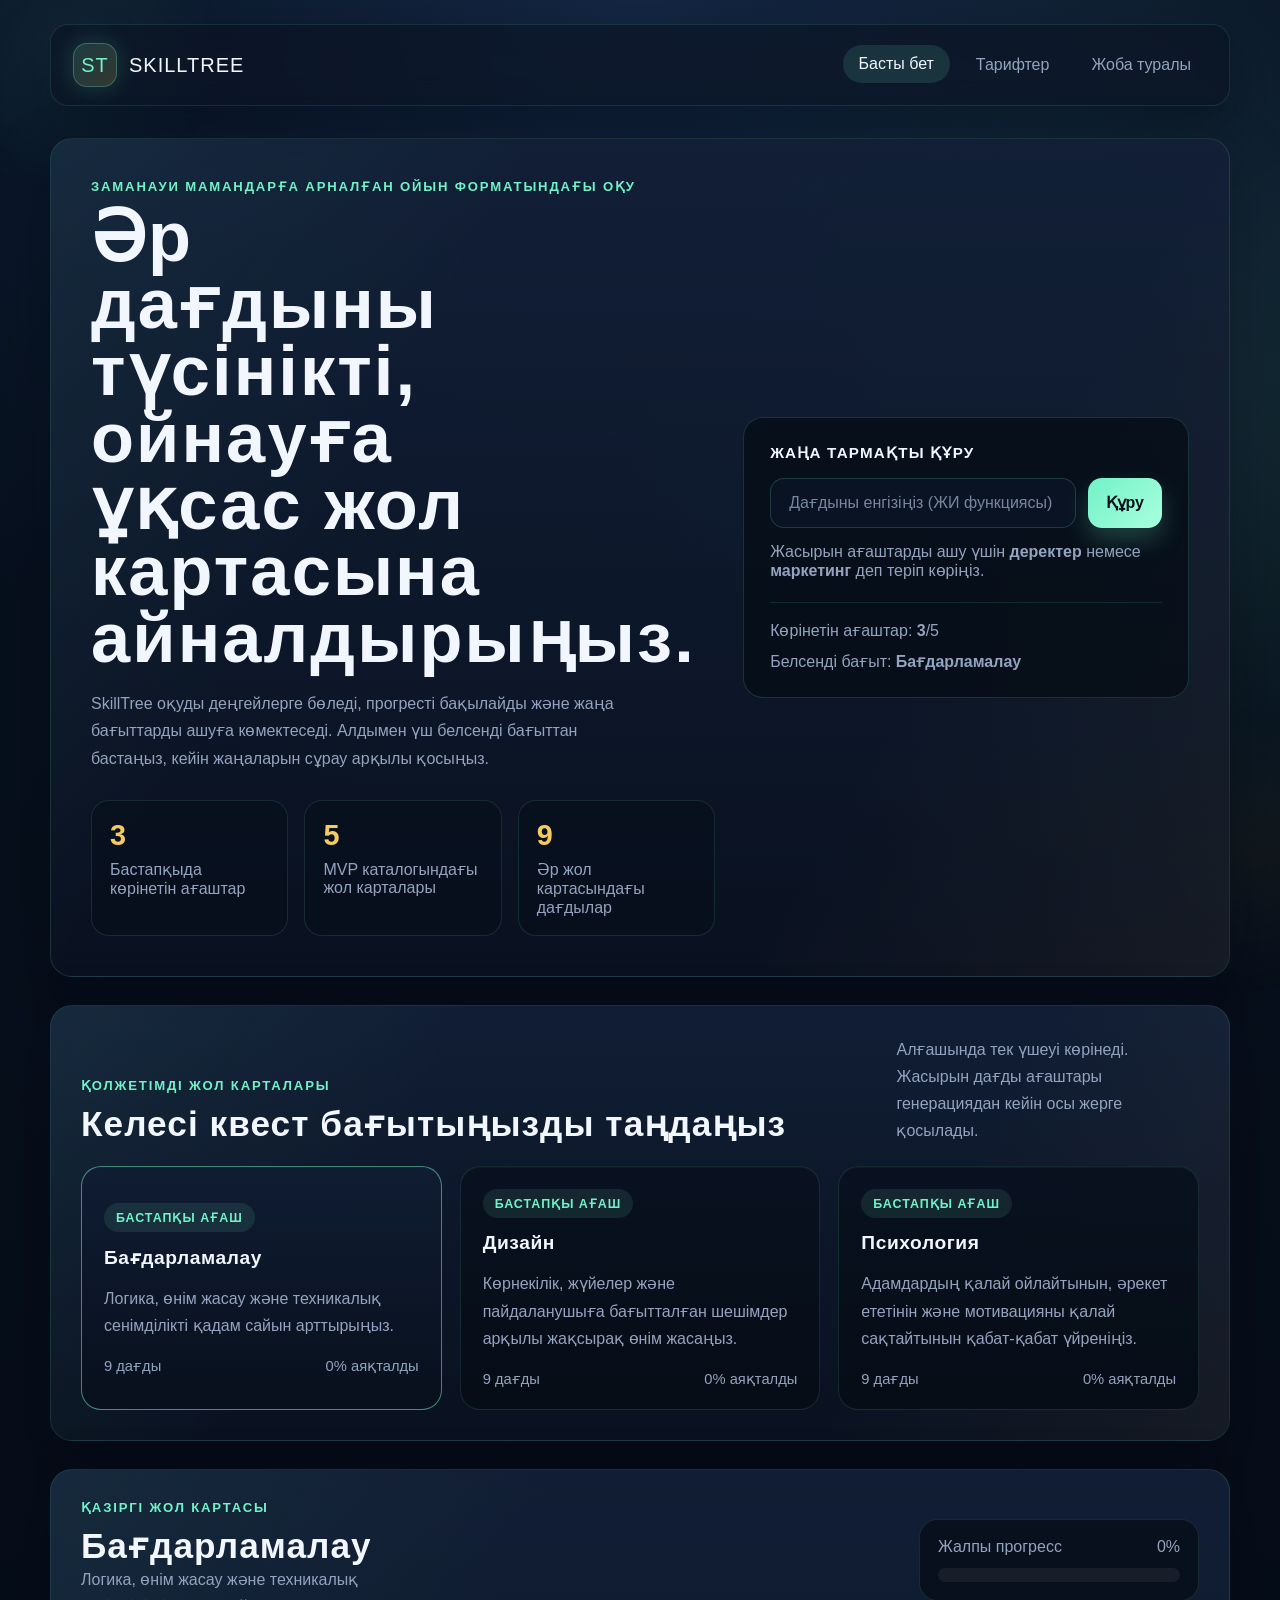
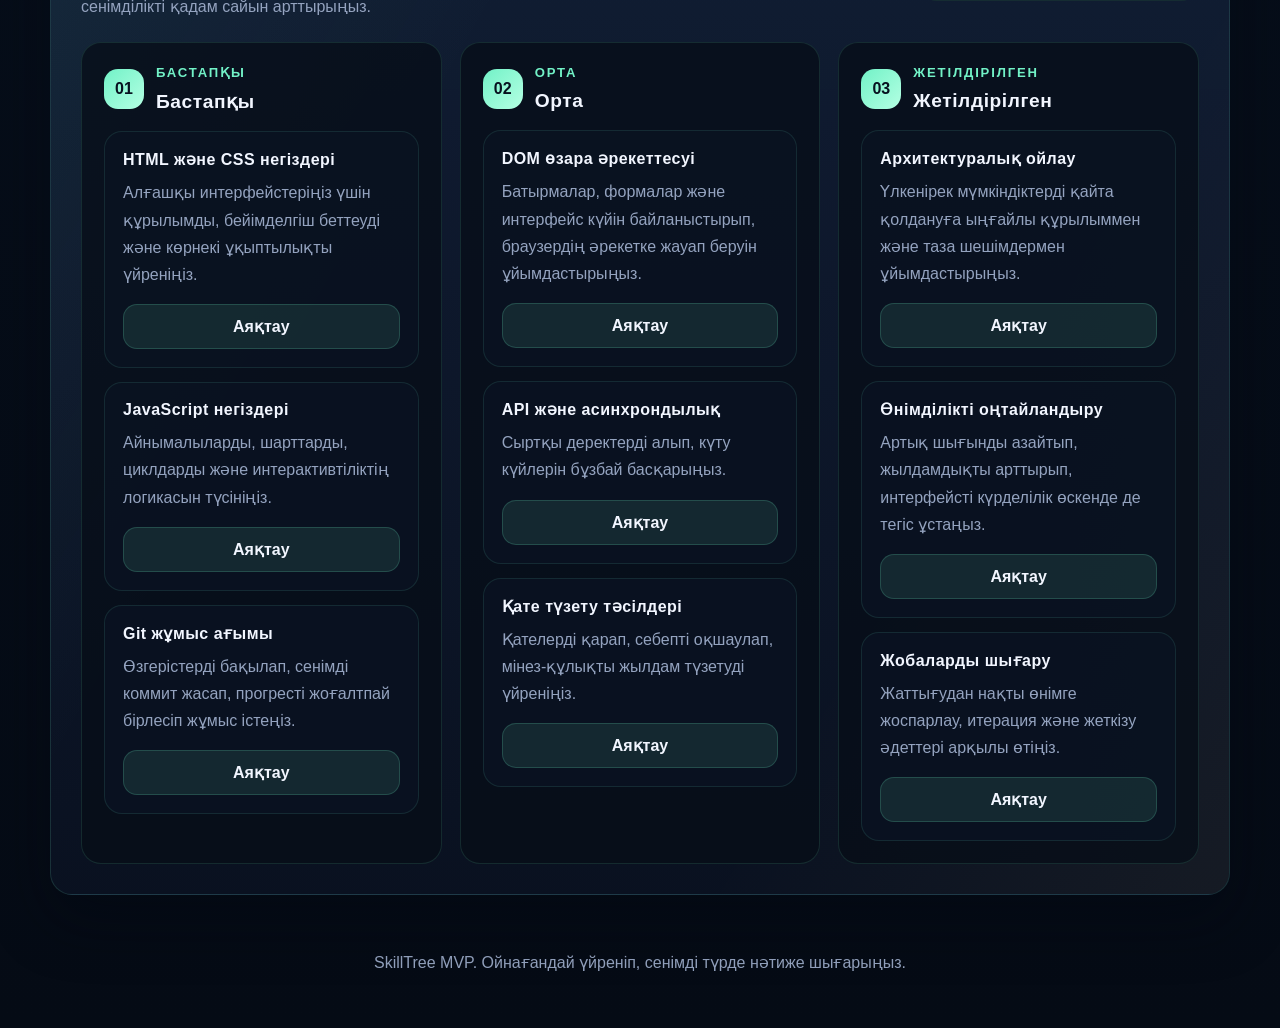
<file: index.html>
<!DOCTYPE html>
<html lang="kk">
<head>
  <meta charset="UTF-8">
  <meta name="viewport" content="width=device-width, initial-scale=1.0">
  <title>SkillTree | Ойын стиліндегі дағды карталары</title>
  <link rel="stylesheet" href="styles.css">
  <script defer src="script.js"></script>
</head>
<body class="page page-home">
  <div class="page-shell">
    <header class="site-header">
      <a class="brand" href="index.html">
        <span class="brand-mark">ST</span>
        <span class="brand-text">SkillTree</span>
      </a>

      <nav class="site-nav" aria-label="Негізгі навигация">
        <a href="index.html" aria-current="page">Басты бет</a>
        <a href="pricing.html">Тарифтер</a>
        <a href="about.html">Жоба туралы</a>
      </nav>
    </header>

    <main>
      <section class="hero panel">
        <div class="hero-copy">
          <p class="eyebrow">Заманауи мамандарға арналған ойын форматындағы оқу</p>
          <h1>Әр дағдыны түсінікті, ойнауға ұқсас жол картасына айналдырыңыз.</h1>
          <p class="hero-text">
            SkillTree оқуды деңгейлерге бөледі, прогресті бақылайды және жаңа бағыттарды ашуға көмектеседі.
            Алдымен үш белсенді бағыттан бастаңыз, кейін жаңаларын сұрау арқылы қосыңыз.
          </p>

          <div class="hero-stats">
            <article class="stat-card">
              <span class="stat-value">3</span>
              <span class="stat-label">Бастапқыда көрінетін ағаштар</span>
            </article>
            <article class="stat-card">
              <span class="stat-value">5</span>
              <span class="stat-label">MVP каталогындағы жол карталары</span>
            </article>
            <article class="stat-card">
              <span class="stat-value">9</span>
              <span class="stat-label">Әр жол картасындағы дағдылар</span>
            </article>
          </div>
        </div>

        <div class="hero-console">
          <div class="console-card">
            <p class="console-title">Жаңа тармақты құру</p>
            <form class="skill-form" id="skillForm">
              <label class="sr-only" for="skillInput">Дағдыны енгізіңіз</label>
              <input id="skillInput" name="skill" type="text" placeholder="Дағдыны енгізіңіз (ЖИ функциясы)" autocomplete="off">
              <button type="submit" id="generateButton">Құру</button>
            </form>
            <p class="search-feedback" id="searchFeedback">Жасырын ағаштарды ашу үшін <strong>деректер</strong> немесе <strong>маркетинг</strong> деп теріп көріңіз.</p>

            <div class="console-meta">
              <span>Көрінетін ағаштар: <strong id="visibleCount">3</strong>/5</span>
              <span>Белсенді бағыт: <strong id="activeCourseName">Бағдарламалау</strong></span>
            </div>
          </div>
        </div>
      </section>

      <section class="dashboard">
        <section class="panel courses-panel">
          <div class="section-head">
            <div>
              <p class="eyebrow">Қолжетімді жол карталары</p>
              <h2>Келесі квест бағытыңызды таңдаңыз</h2>
            </div>
            <p class="section-copy">Алғашында тек үшеуі көрінеді. Жасырын дағды ағаштары генерациядан кейін осы жерге қосылады.</p>
          </div>

          <div class="course-grid" id="courseGrid" aria-live="polite"></div>
        </section>

        <section class="panel roadmap-panel">
          <div class="section-head roadmap-heading">
            <div>
              <p class="eyebrow">Қазіргі жол картасы</p>
              <h2 id="roadmapTitle">Бағдарламалау</h2>
              <p class="section-copy" id="roadmapDescription"></p>
            </div>

            <div class="progress-card">
              <div class="progress-meta">
                <span>Жалпы прогресс</span>
                <span id="progressText">0%</span>
              </div>
              <div class="progress-bar" aria-hidden="true">
                <div class="progress-fill" id="progressFill"></div>
              </div>
            </div>
          </div>

          <div class="roadmap-levels" id="roadmapLevels" aria-live="polite"></div>
        </section>
      </section>
    </main>

    <footer class="site-footer">
      <p>SkillTree MVP. Ойнағандай үйреніп, сенімді түрде нәтиже шығарыңыз.</p>
    </footer>
  </div>

  <div class="loading-overlay hidden" id="loadingOverlay" aria-hidden="true">
    <div class="loading-card">
      <div class="loading-core" aria-hidden="true">
        <span class="loading-ring loading-ring-one"></span>
        <span class="loading-ring loading-ring-two"></span>
        <span class="loading-seed"></span>
      </div>
      <h2>Дағды ағашы жасалып жатыр</h2>
      <p id="loadingMessage">Келесі тармақ сканерленіп, жол картасы дайындалып жатыр...</p>
    </div>
  </div>
</body>
</html>
</file>
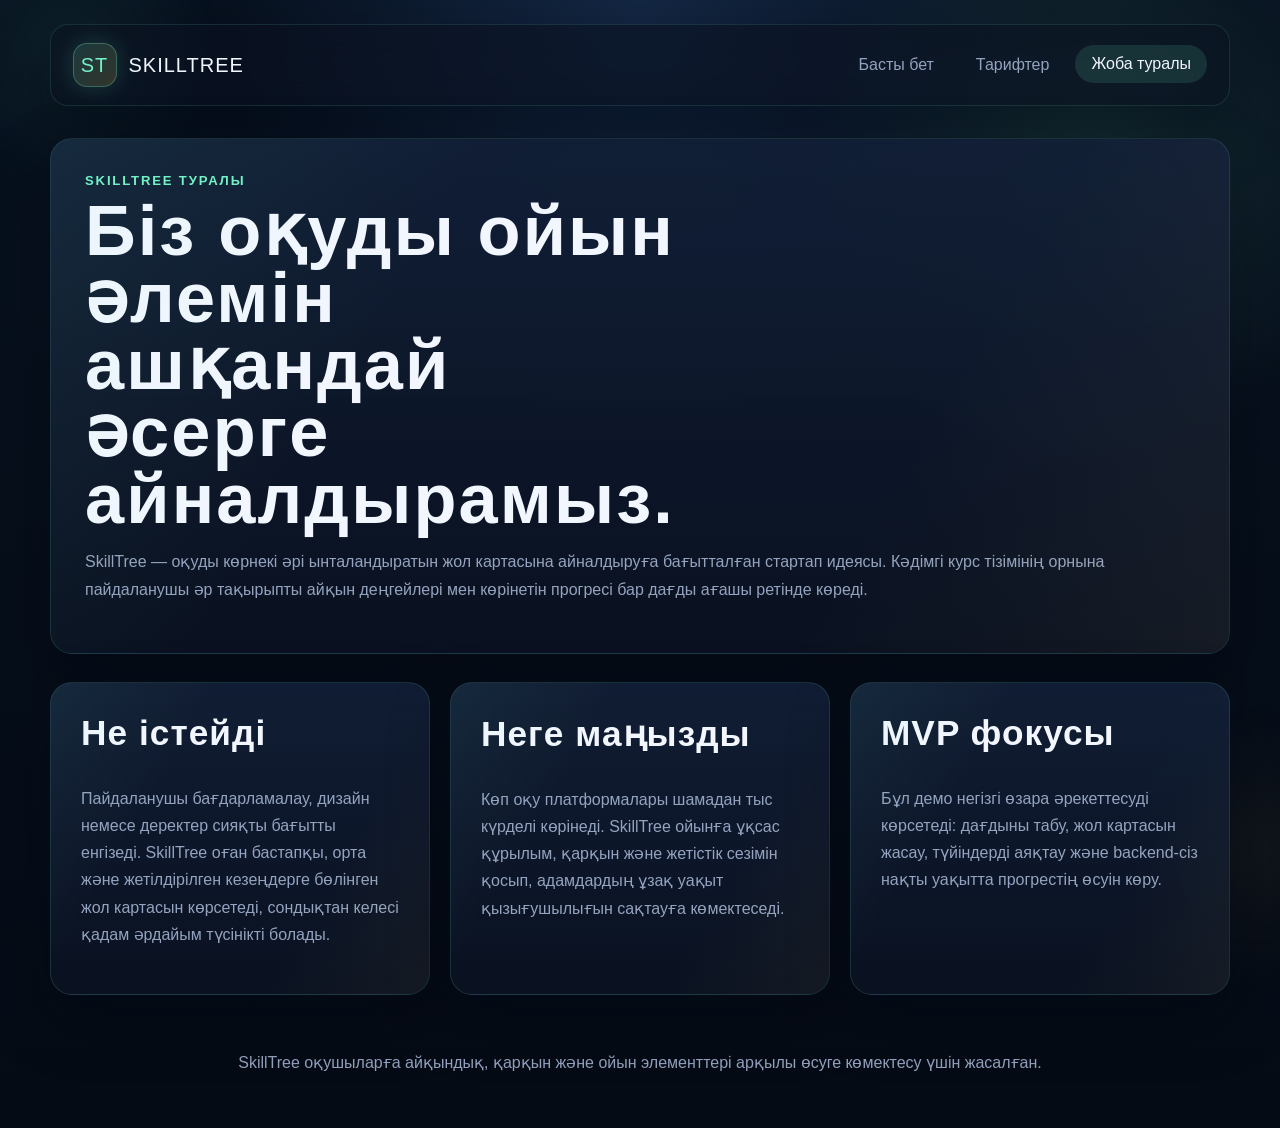
<file: about.html>
<!DOCTYPE html>
<html lang="kk">
<head>
  <meta charset="UTF-8">
  <meta name="viewport" content="width=device-width, initial-scale=1.0">
  <title>SkillTree | Жоба туралы</title>
  <link rel="stylesheet" href="styles.css">
</head>
<body class="page page-about">
  <div class="page-shell">
    <header class="site-header">
      <a class="brand" href="index.html">
        <span class="brand-mark">ST</span>
        <span class="brand-text">SkillTree</span>
      </a>

      <nav class="site-nav" aria-label="Негізгі навигация">
        <a href="index.html">Басты бет</a>
        <a href="pricing.html">Тарифтер</a>
        <a href="about.html" aria-current="page">Жоба туралы</a>
      </nav>
    </header>

    <main class="content-page">
      <section class="page-hero panel narrow-panel">
        <p class="eyebrow">SkillTree туралы</p>
        <h1>Біз оқуды ойын әлемін ашқандай әсерге айналдырамыз.</h1>
        <p class="section-copy">
          SkillTree — оқуды көрнекі әрі ынталандыратын жол картасына айналдыруға бағытталған стартап идеясы.
          Кәдімгі курс тізімінің орнына пайдаланушы әр тақырыпты айқын деңгейлері мен көрінетін прогресі бар дағды ағашы ретінде көреді.
        </p>
      </section>

      <section class="story-grid">
        <article class="panel story-card">
          <h2>Не істейді</h2>
          <p>
            Пайдаланушы бағдарламалау, дизайн немесе деректер сияқты бағытты енгізеді. SkillTree оған бастапқы,
            орта және жетілдірілген кезеңдерге бөлінген жол картасын көрсетеді, сондықтан келесі қадам әрдайым түсінікті болады.
          </p>
        </article>

        <article class="panel story-card">
          <h2>Неге маңызды</h2>
          <p>
            Көп оқу платформалары шамадан тыс күрделі көрінеді. SkillTree ойынға ұқсас құрылым, қарқын және жетістік
            сезімін қосып, адамдардың ұзақ уақыт қызығушылығын сақтауға көмектеседі.
          </p>
        </article>

        <article class="panel story-card">
          <h2>MVP фокусы</h2>
          <p>
            Бұл демо негізгі өзара әрекеттесуді көрсетеді: дағдыны табу, жол картасын жасау, түйіндерді аяқтау және
            backend-сіз нақты уақытта прогрестің өсуін көру.
          </p>
        </article>
      </section>
    </main>

    <footer class="site-footer">
      <p>SkillTree оқушыларға айқындық, қарқын және ойын элементтері арқылы өсуге көмектесу үшін жасалған.</p>
    </footer>
  </div>
</body>
</html>
</file>
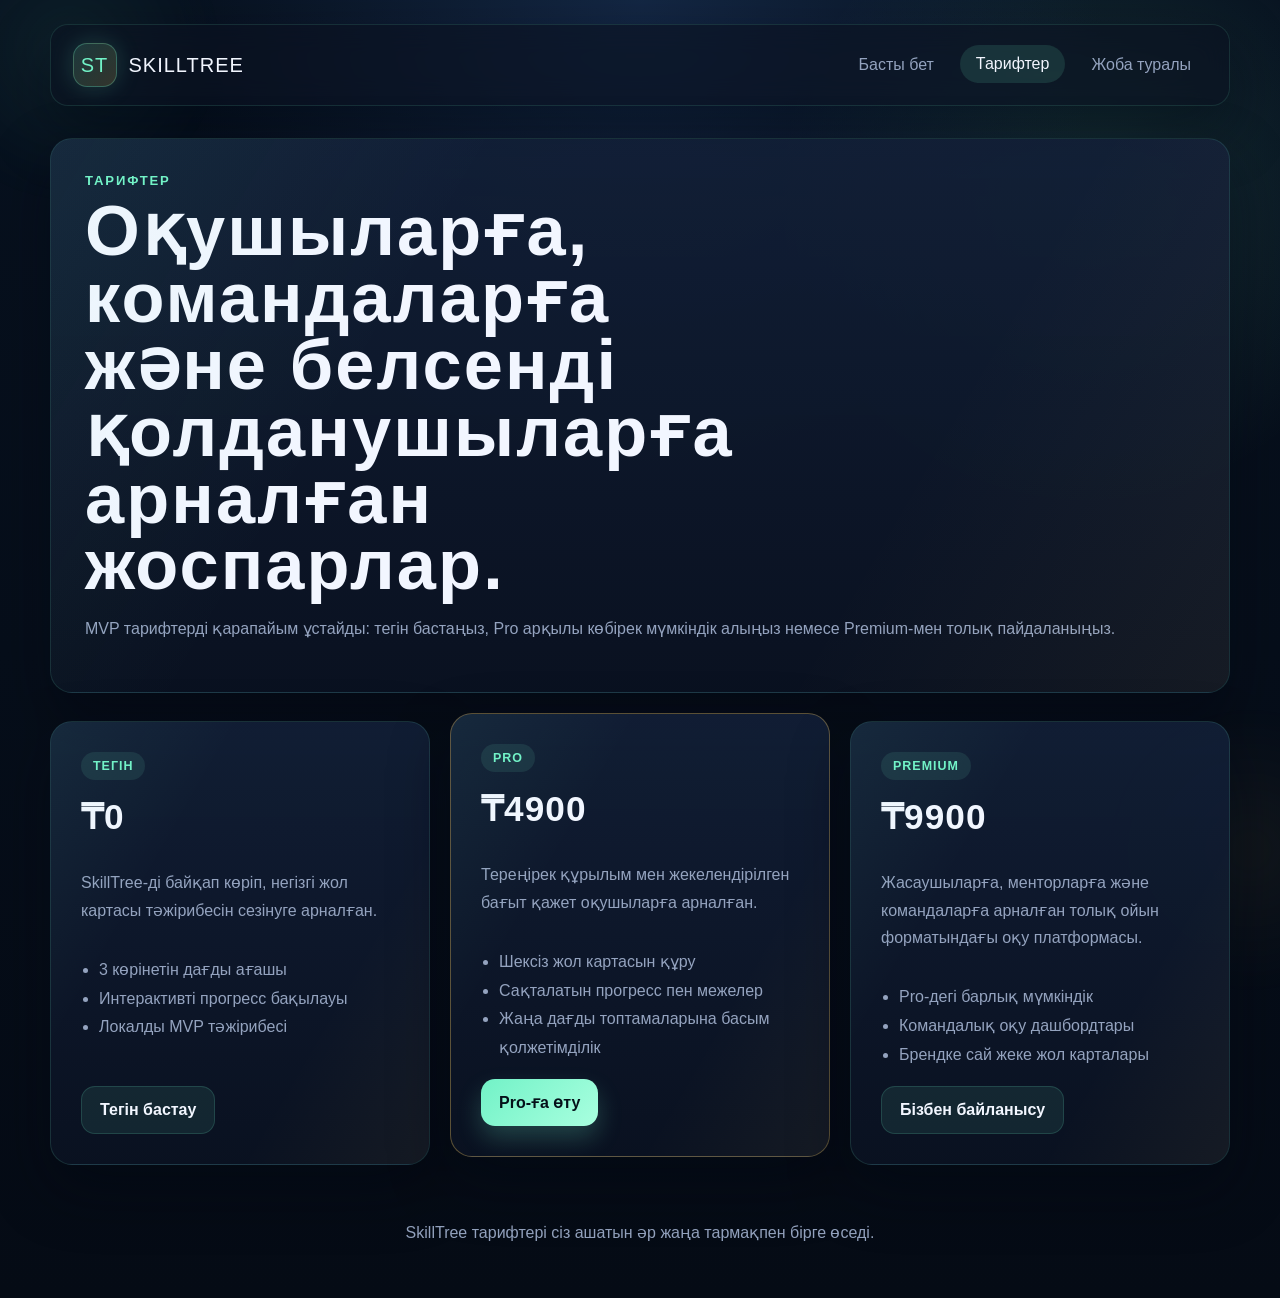
<file: pricing.html>
<!DOCTYPE html>
<html lang="kk">
<head>
  <meta charset="UTF-8">
  <meta name="viewport" content="width=device-width, initial-scale=1.0">
  <title>SkillTree | Тарифтер</title>
  <link rel="stylesheet" href="styles.css">
</head>
<body class="page page-pricing">
  <div class="page-shell">
    <header class="site-header">
      <a class="brand" href="index.html">
        <span class="brand-mark">ST</span>
        <span class="brand-text">SkillTree</span>
      </a>

      <nav class="site-nav" aria-label="Негізгі навигация">
        <a href="index.html">Басты бет</a>
        <a href="pricing.html" aria-current="page">Тарифтер</a>
        <a href="about.html">Жоба туралы</a>
      </nav>
    </header>

    <main class="content-page">
      <section class="page-hero panel narrow-panel">
        <p class="eyebrow">Тарифтер</p>
        <h1>Оқушыларға, командаларға және белсенді қолданушыларға арналған жоспарлар.</h1>
        <p class="section-copy">
          MVP тарифтерді қарапайым ұстайды: тегін бастаңыз, Pro арқылы көбірек мүмкіндік алыңыз немесе Premium-мен толық пайдаланыңыз.
        </p>
      </section>

      <section class="pricing-grid">
        <article class="panel plan-card">
          <span class="plan-badge">Тегін</span>
          <h2>₸0</h2>
          <p class="section-copy">SkillTree-ді байқап көріп, негізгі жол картасы тәжірибесін сезінуге арналған.</p>
          <ul class="feature-list">
            <li>3 көрінетін дағды ағашы</li>
            <li>Интерактивті прогресс бақылауы</li>
            <li>Локалды MVP тәжірибесі</li>
          </ul>
          <a class="ghost-link" href="index.html">Тегін бастау</a>
        </article>

        <article class="panel plan-card featured-plan">
          <span class="plan-badge">Pro</span>
          <h2>₸4900</h2>
          <p class="section-copy">Тереңірек құрылым мен жекелендірілген бағыт қажет оқушыларға арналған.</p>
          <ul class="feature-list">
            <li>Шексіз жол картасын құру</li>
            <li>Сақталатын прогресс пен межелер</li>
            <li>Жаңа дағды топтамаларына басым қолжетімділік</li>
          </ul>
          <a class="primary-link" href="index.html">Pro-ға өту</a>
        </article>

        <article class="panel plan-card">
          <span class="plan-badge">Premium</span>
          <h2>₸9900</h2>
          <p class="section-copy">Жасаушыларға, менторларға және командаларға арналған толық ойын форматындағы оқу платформасы.</p>
          <ul class="feature-list">
            <li>Pro-дегі барлық мүмкіндік</li>
            <li>Командалық оқу дашбордтары</li>
            <li>Брендке сай жеке жол карталары</li>
          </ul>
          <a class="ghost-link" href="about.html">Бізбен байланысу</a>
        </article>
      </section>
    </main>

    <footer class="site-footer">
      <p>SkillTree тарифтері сіз ашатын әр жаңа тармақпен бірге өседі.</p>
    </footer>
  </div>
</body>
</html>
</file>
<file: styles.css>
:root {
  --bg: #07111f;
  --bg-soft: rgba(10, 20, 35, 0.88);
  --panel: rgba(14, 24, 43, 0.88);
  --panel-strong: rgba(18, 31, 55, 0.96);
  --line: rgba(128, 234, 198, 0.18);
  --line-strong: rgba(128, 234, 198, 0.42);
  --text: #f2f6ff;
  --muted: #94a3bf;
  --accent: #72f2c7;
  --accent-strong: #f5ca61;
  --danger: #ff7b7b;
  --shadow: 0 24px 60px rgba(1, 8, 16, 0.42);
  --radius: 22px;
}

* {
  box-sizing: border-box;
}

html {
  scroll-behavior: smooth;
}

body {
  margin: 0;
  min-height: 100vh;
  font-family: "Trebuchet MS", "Segoe UI", sans-serif;
  color: var(--text);
  background:
    radial-gradient(circle at top, rgba(34, 65, 112, 0.45), transparent 32%),
    radial-gradient(circle at 85% 15%, rgba(114, 242, 199, 0.14), transparent 20%),
    linear-gradient(180deg, #07111f 0%, #050b15 100%);
  overflow-x: hidden;
}

body::before,
body::after {
  content: "";
  position: fixed;
  inset: auto;
  width: 340px;
  height: 340px;
  border-radius: 50%;
  pointer-events: none;
  filter: blur(10px);
  opacity: 0.35;
  z-index: -1;
}

body::before {
  top: -120px;
  left: -100px;
  background: radial-gradient(circle, rgba(114, 242, 199, 0.2), transparent 65%);
  animation: floatGlow 10s ease-in-out infinite;
}

body::after {
  right: -140px;
  bottom: -120px;
  background: radial-gradient(circle, rgba(245, 202, 97, 0.15), transparent 62%);
  animation: floatGlow 12s ease-in-out infinite reverse;
}

a {
  color: inherit;
  text-decoration: none;
}

button,
input {
  font: inherit;
}

.page-shell {
  width: min(1180px, calc(100% - 32px));
  margin: 0 auto;
  padding: 24px 0 40px;
}

.site-header {
  display: flex;
  align-items: center;
  justify-content: space-between;
  gap: 16px;
  margin-bottom: 32px;
  padding: 18px 22px;
  background: rgba(10, 18, 33, 0.6);
  border: 1px solid rgba(114, 242, 199, 0.12);
  border-radius: 18px;
  backdrop-filter: blur(14px);
  box-shadow: var(--shadow);
}

.brand {
  display: inline-flex;
  align-items: center;
  gap: 12px;
  font-family: "Bahnschrift SemiCondensed", "Trebuchet MS", sans-serif;
  font-size: 1.25rem;
  letter-spacing: 0.05em;
  text-transform: uppercase;
}

.brand-mark {
  display: grid;
  place-items: center;
  width: 44px;
  height: 44px;
  border-radius: 14px;
  background: linear-gradient(135deg, rgba(114, 242, 199, 0.16), rgba(245, 202, 97, 0.18));
  border: 1px solid rgba(114, 242, 199, 0.28);
  color: var(--accent);
  box-shadow: 0 0 25px rgba(114, 242, 199, 0.18);
}

.site-nav {
  display: flex;
  align-items: center;
  gap: 10px;
  flex-wrap: wrap;
}

.site-nav a {
  padding: 10px 16px;
  color: var(--muted);
  border-radius: 999px;
  transition: color 0.2s ease, background-color 0.2s ease, transform 0.2s ease;
}

.site-nav a:hover,
.site-nav a[aria-current="page"] {
  color: var(--text);
  background: rgba(114, 242, 199, 0.12);
  transform: translateY(-1px);
}

.panel {
  position: relative;
  background: linear-gradient(180deg, rgba(18, 31, 55, 0.92), rgba(10, 18, 33, 0.95));
  border: 1px solid rgba(114, 242, 199, 0.14);
  border-radius: var(--radius);
  box-shadow: var(--shadow);
  overflow: hidden;
}

.panel::before {
  content: "";
  position: absolute;
  inset: 0;
  background:
    linear-gradient(120deg, rgba(114, 242, 199, 0.06), transparent 30%),
    linear-gradient(300deg, rgba(245, 202, 97, 0.05), transparent 30%);
  pointer-events: none;
}

.hero {
  display: grid;
  grid-template-columns: 1.4fr 1fr;
  gap: 28px;
  padding: 40px;
  margin-bottom: 28px;
}

.hero-copy,
.hero-console,
.section-head,
.roadmap-levels,
.course-grid,
.content-page,
.pricing-grid,
.story-grid {
  position: relative;
  z-index: 1;
}

.eyebrow {
  margin: 0 0 10px;
  color: var(--accent);
  font-size: 0.82rem;
  font-weight: 700;
  letter-spacing: 0.14em;
  text-transform: uppercase;
}

h1,
h2,
h3,
h4 {
  margin: 0;
  font-family: "Bahnschrift SemiCondensed", "Trebuchet MS", sans-serif;
  letter-spacing: 0.03em;
}

h1 {
  max-width: 12ch;
  font-size: clamp(2.4rem, 6vw, 4.4rem);
  line-height: 0.95;
}

h2 {
  font-size: clamp(1.55rem, 3vw, 2.2rem);
}

h3 {
  font-size: 1.2rem;
}

.hero-text,
.section-copy,
.story-card p,
.skill-card p,
.course-card p {
  color: var(--muted);
  line-height: 1.7;
}

.hero-text {
  max-width: 60ch;
  margin: 18px 0 0;
}

.hero-stats {
  display: grid;
  grid-template-columns: repeat(3, minmax(0, 1fr));
  gap: 16px;
  margin-top: 28px;
}

.stat-card {
  padding: 18px;
  background: rgba(8, 15, 28, 0.62);
  border: 1px solid rgba(114, 242, 199, 0.12);
  border-radius: 18px;
  transition: transform 0.25s ease, border-color 0.25s ease;
}

.stat-card:hover {
  transform: translateY(-4px);
  border-color: rgba(114, 242, 199, 0.28);
}

.stat-value {
  display: block;
  margin-bottom: 8px;
  font-size: 1.8rem;
  font-weight: 700;
  color: var(--accent-strong);
}

.stat-label {
  color: var(--muted);
}

.hero-console {
  display: flex;
  align-items: center;
}

.console-card {
  width: 100%;
  padding: 26px;
  background: rgba(6, 13, 23, 0.78);
  border: 1px solid rgba(114, 242, 199, 0.16);
  border-radius: 20px;
}

.console-title {
  margin: 0 0 16px;
  font-size: 0.95rem;
  font-weight: 700;
  letter-spacing: 0.08em;
  text-transform: uppercase;
  color: var(--text);
}

.skill-form {
  display: grid;
  grid-template-columns: minmax(0, 1fr) auto;
  gap: 12px;
}

.skill-form input {
  width: 100%;
  padding: 15px 18px;
  color: var(--text);
  background: rgba(11, 21, 36, 0.95);
  border: 1px solid rgba(114, 242, 199, 0.18);
  border-radius: 14px;
  transition: border-color 0.2s ease, box-shadow 0.2s ease;
}

.skill-form input::placeholder {
  color: rgba(148, 163, 191, 0.8);
}

.skill-form input:focus {
  outline: none;
  border-color: rgba(114, 242, 199, 0.62);
  box-shadow: 0 0 0 4px rgba(114, 242, 199, 0.09);
}

.skill-form button,
.complete-button,
.primary-link,
.ghost-link {
  border: 0;
  cursor: pointer;
  transition: transform 0.22s ease, box-shadow 0.22s ease, background-color 0.22s ease, color 0.22s ease;
}

.skill-form button,
.primary-link {
  display: inline-flex;
  align-items: center;
  justify-content: center;
  padding: 14px 18px;
  color: #051019;
  background: linear-gradient(135deg, var(--accent), #a9ffdf);
  border-radius: 14px;
  box-shadow: 0 12px 24px rgba(114, 242, 199, 0.22);
  font-weight: 700;
}

.skill-form button:hover,
.complete-button:hover,
.primary-link:hover,
.ghost-link:hover {
  transform: translateY(-2px);
}

.skill-form button:disabled,
.complete-button:disabled {
  opacity: 0.6;
  transform: none;
}

.skill-form button:disabled {
  cursor: wait;
}

.search-feedback {
  min-height: 28px;
  margin: 14px 0 0;
  color: var(--muted);
}

.search-feedback.success {
  color: var(--accent);
}

.search-feedback.error {
  color: var(--danger);
}

.console-meta {
  display: flex;
  flex-wrap: wrap;
  gap: 12px 18px;
  margin-top: 22px;
  padding-top: 18px;
  border-top: 1px solid rgba(114, 242, 199, 0.12);
  color: var(--muted);
}

.dashboard {
  display: grid;
  gap: 28px;
}

.courses-panel,
.roadmap-panel,
.page-hero,
.plan-card,
.story-card {
  padding: 30px;
}

.section-head {
  display: flex;
  align-items: end;
  justify-content: space-between;
  gap: 20px;
  margin-bottom: 22px;
}

.section-head .section-copy {
  max-width: 34ch;
  margin: 0;
}

.course-grid {
  display: grid;
  grid-template-columns: repeat(3, minmax(0, 1fr));
  gap: 18px;
}

.course-card {
  position: relative;
  width: 100%;
  padding: 22px;
  text-align: left;
  color: var(--text);
  background: linear-gradient(180deg, rgba(9, 17, 31, 0.92), rgba(6, 13, 22, 0.98));
  border: 1px solid rgba(114, 242, 199, 0.12);
  border-radius: 20px;
  box-shadow: inset 0 1px 0 rgba(255, 255, 255, 0.03);
}

.course-card:hover {
  border-color: rgba(114, 242, 199, 0.35);
  box-shadow: 0 18px 32px rgba(2, 10, 18, 0.42);
  transform: translateY(-4px);
}

.course-card.active {
  border-color: rgba(114, 242, 199, 0.52);
  background: linear-gradient(180deg, rgba(16, 29, 51, 0.98), rgba(8, 16, 29, 0.98));
}

.course-badge {
  display: inline-flex;
  align-items: center;
  gap: 8px;
  margin-bottom: 14px;
  padding: 7px 12px;
  border-radius: 999px;
  background: rgba(114, 242, 199, 0.1);
  color: var(--accent);
  font-size: 0.78rem;
  font-weight: 700;
  letter-spacing: 0.08em;
  text-transform: uppercase;
}

.course-meta {
  display: flex;
  justify-content: space-between;
  gap: 10px;
  margin-top: 18px;
  color: var(--muted);
  font-size: 0.92rem;
}

.roadmap-heading {
  align-items: center;
}

.progress-card {
  min-width: min(280px, 100%);
  padding: 18px;
  background: rgba(7, 14, 24, 0.76);
  border: 1px solid rgba(114, 242, 199, 0.12);
  border-radius: 18px;
}

.progress-meta {
  display: flex;
  align-items: center;
  justify-content: space-between;
  gap: 12px;
  margin-bottom: 12px;
  color: var(--muted);
}

.progress-bar {
  height: 14px;
  background: rgba(255, 255, 255, 0.06);
  border-radius: 999px;
  overflow: hidden;
}

.progress-fill {
  width: 0;
  height: 100%;
  background: linear-gradient(90deg, var(--accent), var(--accent-strong));
  border-radius: inherit;
  box-shadow: 0 0 18px rgba(114, 242, 199, 0.32);
  transition: width 0.32s ease;
}

.roadmap-levels {
  display: grid;
  grid-template-columns: repeat(3, minmax(0, 1fr));
  gap: 18px;
}

.level-column {
  padding: 22px;
  background: rgba(7, 14, 24, 0.76);
  border: 1px solid rgba(114, 242, 199, 0.12);
  border-radius: 20px;
}

.level-header {
  display: flex;
  align-items: center;
  gap: 12px;
  margin-bottom: 18px;
}

.level-index {
  display: inline-flex;
  align-items: center;
  justify-content: center;
  width: 40px;
  height: 40px;
  border-radius: 14px;
  color: #07111f;
  background: linear-gradient(135deg, var(--accent), #b4ffe3);
  font-weight: 700;
}

.skill-list {
  display: grid;
  gap: 14px;
}

.skill-card {
  padding: 18px;
  background: rgba(10, 19, 33, 0.94);
  border: 1px solid rgba(114, 242, 199, 0.11);
  border-radius: 18px;
  transition: transform 0.22s ease, border-color 0.22s ease, background-color 0.22s ease;
}

.skill-card:hover {
  transform: translateY(-2px);
  border-color: rgba(114, 242, 199, 0.24);
}

.skill-card.completed {
  background: linear-gradient(180deg, rgba(18, 51, 43, 0.9), rgba(10, 32, 27, 0.96));
  border-color: rgba(114, 242, 199, 0.4);
  box-shadow: inset 0 0 18px rgba(114, 242, 199, 0.07);
}

.skill-card p {
  margin: 10px 0 16px;
  min-height: 52px;
}

.complete-button {
  width: 100%;
  padding: 12px 14px;
  color: var(--text);
  background: rgba(114, 242, 199, 0.1);
  border-radius: 14px;
  border: 1px solid rgba(114, 242, 199, 0.18);
  font-weight: 700;
}

.skill-card.completed .complete-button {
  color: #07111f;
  background: linear-gradient(135deg, var(--accent), #d7ffe7);
}

.complete-button:disabled {
  cursor: default;
  opacity: 1;
}

.content-page {
  display: grid;
  gap: 28px;
}

.narrow-panel {
  padding: 34px;
}

.page-hero h1 {
  max-width: 16ch;
}

.pricing-grid,
.story-grid {
  display: grid;
  grid-template-columns: repeat(3, minmax(0, 1fr));
  gap: 20px;
}

.plan-card,
.story-card {
  display: flex;
  flex-direction: column;
  gap: 16px;
}

.featured-plan {
  border-color: rgba(245, 202, 97, 0.34);
  transform: translateY(-8px);
}

.plan-badge {
  display: inline-flex;
  width: fit-content;
  padding: 7px 12px;
  border-radius: 999px;
  color: var(--accent);
  background: rgba(114, 242, 199, 0.1);
  font-size: 0.78rem;
  font-weight: 700;
  letter-spacing: 0.08em;
  text-transform: uppercase;
}

.feature-list {
  margin: 0;
  padding-left: 18px;
  color: var(--muted);
  line-height: 1.8;
}

.primary-link,
.ghost-link {
  width: fit-content;
  margin-top: auto;
  font-weight: 700;
}

.ghost-link {
  display: inline-flex;
  align-items: center;
  justify-content: center;
  padding: 14px 18px;
  color: var(--text);
  background: rgba(114, 242, 199, 0.09);
  border-radius: 14px;
  border: 1px solid rgba(114, 242, 199, 0.16);
}

.site-footer {
  margin-top: 24px;
  padding: 18px 6px 0;
  color: var(--muted);
  text-align: center;
}

.loading-overlay {
  position: fixed;
  inset: 0;
  display: grid;
  place-items: center;
  padding: 24px;
  background: rgba(2, 6, 12, 0.76);
  backdrop-filter: blur(10px);
  z-index: 20;
  opacity: 1;
  visibility: visible;
  transition: opacity 0.25s ease, visibility 0.25s ease;
}

.loading-overlay.hidden {
  opacity: 0;
  visibility: hidden;
  pointer-events: none;
}

.loading-card {
  width: min(420px, 100%);
  padding: 30px;
  text-align: center;
  background: rgba(9, 17, 31, 0.96);
  border: 1px solid rgba(114, 242, 199, 0.16);
  border-radius: 24px;
  box-shadow: var(--shadow);
}

.loading-card h2 {
  margin: 12px 0 10px;
}

.loading-card p {
  margin: 0;
  color: var(--muted);
}

.loading-core {
  position: relative;
  width: 110px;
  height: 110px;
  margin: 0 auto 8px;
}

.loading-ring,
.loading-seed {
  position: absolute;
  inset: 0;
  margin: auto;
  border-radius: 50%;
}

.loading-ring-one {
  width: 110px;
  height: 110px;
  border: 2px solid rgba(114, 242, 199, 0.18);
  border-top-color: var(--accent);
  animation: spin 1.2s linear infinite;
}

.loading-ring-two {
  width: 72px;
  height: 72px;
  border: 2px solid rgba(245, 202, 97, 0.18);
  border-bottom-color: var(--accent-strong);
  animation: spin 0.95s linear infinite reverse;
}

.loading-seed {
  width: 18px;
  height: 18px;
  background: linear-gradient(135deg, var(--accent), var(--accent-strong));
  box-shadow: 0 0 24px rgba(114, 242, 199, 0.38);
}

.sr-only {
  position: absolute;
  width: 1px;
  height: 1px;
  padding: 0;
  margin: -1px;
  overflow: hidden;
  clip: rect(0, 0, 0, 0);
  border: 0;
}

@keyframes spin {
  from {
    transform: rotate(0deg);
  }

  to {
    transform: rotate(360deg);
  }
}

@keyframes floatGlow {
  0%,
  100% {
    transform: translate3d(0, 0, 0);
  }

  50% {
    transform: translate3d(12px, 18px, 0);
  }
}

@media (max-width: 1080px) {
  .hero,
  .course-grid,
  .roadmap-levels,
  .pricing-grid,
  .story-grid {
    grid-template-columns: 1fr;
  }

  .featured-plan {
    transform: none;
  }
}

@media (max-width: 820px) {
  .page-shell {
    width: min(100% - 20px, 1180px);
  }

  .site-header,
  .section-head,
  .roadmap-heading {
    align-items: start;
    flex-direction: column;
  }

  .hero,
  .courses-panel,
  .roadmap-panel,
  .page-hero,
  .plan-card,
  .story-card {
    padding: 24px;
  }

  .hero-stats,
  .skill-form {
    grid-template-columns: 1fr;
  }

  h1 {
    max-width: 100%;
  }
}

@media (max-width: 560px) {
  .site-nav {
    width: 100%;
  }

  .site-nav a {
    flex: 1 1 30%;
    text-align: center;
  }

  .course-meta,
  .console-meta,
  .progress-meta {
    flex-direction: column;
    align-items: start;
  }
}
</file>
